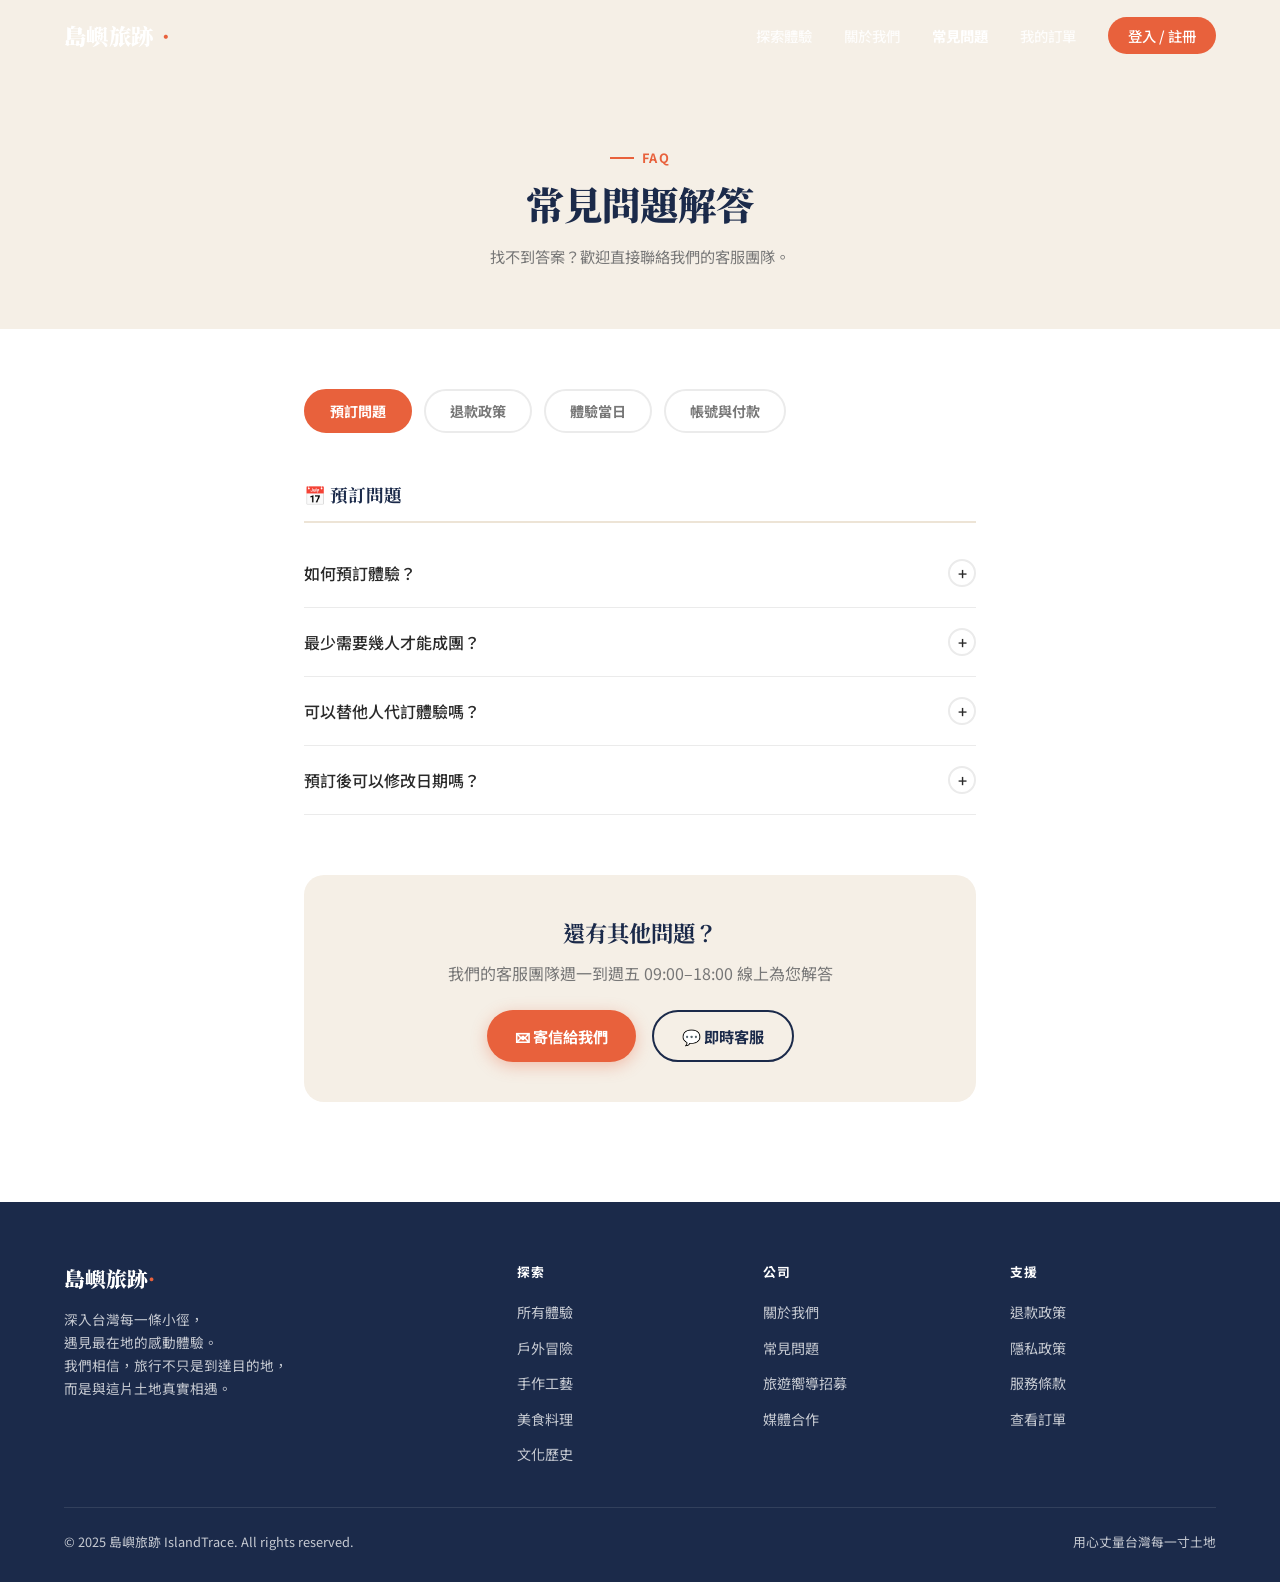
<file: faq.html>
<!DOCTYPE html>
<html lang="zh-TW">
<head>
  <meta charset="UTF-8">
  <meta name="viewport" content="width=device-width, initial-scale=1.0">
  <title>常見問題 — 島嶼旅跡</title>
  <link rel="stylesheet" href="./css/style.css">
  <style>
    .faq-hero {
      padding: 140px 5% 60px;
      background: var(--sand);
      text-align: center;
    }
    .faq-layout {
      max-width: 800px; margin: 0 auto;
      padding: 60px 5% 100px;
    }
    .faq-tabs {
      display: flex; gap: 12px; flex-wrap: wrap;
      margin-bottom: 48px;
    }
    .faq-tab {
      padding: 10px 24px; border-radius: 50px;
      border: 2px solid var(--gray-2);
      font-weight: 700; font-size: .88rem;
      cursor: pointer; background: var(--white);
      transition: all var(--transition);
      color: var(--gray-4);
    }
    .faq-tab.active {
      background: var(--coral); color: var(--white);
      border-color: var(--coral);
    }
    .faq-tab:hover:not(.active) {
      border-color: var(--coral); color: var(--coral);
    }
    .faq-group { display: none; }
    .faq-group.active { display: block; }
    .faq-group-title {
      font-family: var(--font-serif); font-size: 1.1rem; font-weight: 700;
      color: var(--navy); margin-bottom: 16px;
      padding-bottom: 12px; border-bottom: 2px solid var(--sand-dark);
    }
    .contact-box {
      background: var(--sand); padding: 40px;
      border-radius: var(--radius-lg); text-align: center;
      margin-top: 60px;
    }
    .contact-box h3 { font-family: var(--font-serif); font-size: 1.4rem; color: var(--navy); margin-bottom: 10px; }
    .contact-box p { color: var(--gray-4); margin-bottom: 24px; }
  </style>
</head>
<body>
<div id="nav-root"></div>

<section class="faq-hero">
  <div class="section-eyebrow" style="justify-content:center;">FAQ</div>
  <h1 class="section-title">常見問題解答</h1>
  <p class="section-sub" style="margin:0 auto;text-align:center;">找不到答案？歡迎直接聯絡我們的客服團隊。</p>
</section>

<div class="faq-layout">
  <div class="faq-tabs">
    <button class="faq-tab active" data-tab="booking">預訂問題</button>
    <button class="faq-tab" data-tab="refund">退款政策</button>
    <button class="faq-tab" data-tab="onday">體驗當日</button>
    <button class="faq-tab" data-tab="account">帳號與付款</button>
  </div>

  <!-- 預訂問題 -->
  <div class="faq-group active" id="faq-booking">
    <div class="faq-group-title">📅 預訂問題</div>
    <div class="accordion-item">
      <button class="accordion-btn">如何預訂體驗？<span class="accordion-icon">+</span></button>
      <div class="accordion-body">在體驗詳情頁選擇日期與人數，點擊「立刻預訂」後，填寫聯絡資料並完成付款即可。完成後系統會自動寄送確認 Email 到您的信箱，請注意查收。</div>
    </div>
    <div class="accordion-item">
      <button class="accordion-btn">最少需要幾人才能成團？<span class="accordion-icon">+</span></button>
      <div class="accordion-body">不同體驗的成團人數不同，一般最少 1 人即可報名。部分特殊體驗可能需要最少 2 人，詳細資訊請查看體驗頁面的說明。若人數不足，我們會提前 48 小時通知您。</div>
    </div>
    <div class="accordion-item">
      <button class="accordion-btn">可以替他人代訂體驗嗎？<span class="accordion-icon">+</span></button>
      <div class="accordion-body">可以！在填寫旅客資料時，請填入實際參與體驗的旅客資訊（姓名、電話），並在備註欄說明是代訂。確認通知將同時寄送給訂購人。</div>
    </div>
    <div class="accordion-item">
      <button class="accordion-btn">預訂後可以修改日期嗎？<span class="accordion-icon">+</span></button>
      <div class="accordion-body">體驗開始前 72 小時內可免費修改日期（視嚮導檔期而定）。請登入個人中心，在「訂單紀錄」中找到對應訂單，點選「修改」即可申請。逾期修改可能需要額外費用。</div>
    </div>
  </div>

  <!-- 退款政策 -->
  <div class="faq-group" id="faq-refund">
    <div class="faq-group-title">💳 退款政策</div>
    <div class="accordion-item">
      <button class="accordion-btn">如何申請退款？<span class="accordion-icon">+</span></button>
      <div class="accordion-body">登入後至「個人中心 → 訂單紀錄」，點擊「取消訂單」後依照流程操作。退款金額將於 5-7 個工作日退回原付款帳戶。</div>
    </div>
    <div class="accordion-item">
      <button class="accordion-btn">退款的時間規定是什麼？<span class="accordion-icon">+</span></button>
      <div class="accordion-body">
        我們採用彈性退款政策：<br><br>
        • 體驗前 7 天以上取消：全額退款<br>
        • 體驗前 3–7 天取消：退款 70%<br>
        • 體驗前 24–72 小時取消：退款 50%<br>
        • 體驗前 24 小時內取消：不予退款<br><br>
        若因嚮導原因取消，無論何時皆全額退款並另補贈優惠券。
      </div>
    </div>
    <div class="accordion-item">
      <button class="accordion-btn">遇到天氣不佳或不可抗力因素如何處理？<span class="accordion-icon">+</span></button>
      <div class="accordion-body">若因惡劣天氣、天然災害等不可抗力因素，嚮導有權取消或延期體驗，旅客可獲得全額退款或免費改期。我們建議您在出發前確認嚮導是否有發出提醒通知。</div>
    </div>
  </div>

  <!-- 體驗當日 -->
  <div class="faq-group" id="faq-onday">
    <div class="faq-group-title">🎒 體驗當日</div>
    <div class="accordion-item">
      <button class="accordion-btn">當天需要帶什麼？<span class="accordion-icon">+</span></button>
      <div class="accordion-body">每個體驗的建議攜帶物品都列在詳情頁「費用不包含」區塊中，請仔細確認。一般建議攜帶：舒適的服裝、換洗衣物（戶外體驗）、防曬用品、個人水壺，以及預訂確認截圖或 Email。</div>
    </div>
    <div class="accordion-item">
      <button class="accordion-btn">要如何找到集合地點？<span class="accordion-icon">+</span></button>
      <div class="accordion-body">預訂確認 Email 中會附有詳細的集合地點說明與 Google Maps 連結。體驗前一天嚮導也會透過系統傳送提醒訊息給您，並附上聯絡方式，若有疑問可直接與嚮導確認。</div>
    </div>
    <div class="accordion-item">
      <button class="accordion-btn">體驗過程中發生意外怎麼辦？<span class="accordion-icon">+</span></button>
      <div class="accordion-body">所有體驗均已投保旅遊責任險，每位旅客均有基本保障。嚮導皆接受過急救訓練，並備有基本急救設備。若發生緊急狀況，請立即告知嚮導，或撥打客服專線 0800-123-456。</div>
    </div>
    <div class="accordion-item">
      <button class="accordion-btn">可以帶小孩或銀髮族參加嗎？<span class="accordion-icon">+</span></button>
      <div class="accordion-body">各體驗有不同的年齡建議，請查看體驗詳情頁的「適合對象」說明。部分戶外冒險型體驗有年齡下限，而文化、手作、美食類體驗通常全年齡均可參加。如有疑問請預訂前先與嚮導確認。</div>
    </div>
  </div>

  <!-- 帳號與付款 -->
  <div class="faq-group" id="faq-account">
    <div class="faq-group-title">🔐 帳號與付款</div>
    <div class="accordion-item">
      <button class="accordion-btn">支援哪些付款方式？<span class="accordion-icon">+</span></button>
      <div class="accordion-body">目前支援：VISA / MasterCard 信用卡、LINE Pay、Apple Pay 和 Google Pay。所有付款均透過加密安全連線處理，我們不會儲存您的完整卡號資訊。</div>
    </div>
    <div class="accordion-item">
      <button class="accordion-btn">如何找回忘記的密碼？<span class="accordion-icon">+</span></button>
      <div class="accordion-body">在登入頁面點選「忘記密碼」，輸入註冊時使用的 Email，系統將發送密碼重設連結到您的信箱。若未收到請確認垃圾郵件匣，或聯絡客服協助處理。</div>
    </div>
  </div>

  <!-- Contact -->
  <div class="contact-box">
    <h3>還有其他問題？</h3>
    <p>我們的客服團隊週一到週五 09:00–18:00 線上為您解答</p>
    <div style="display:flex;gap:16px;justify-content:center;flex-wrap:wrap;">
      <a href="mailto:hello@islandtrace.tw" class="btn btn-primary">✉ 寄信給我們</a>
      <a href="#" class="btn btn-outline">💬 即時客服</a>
    </div>
  </div>
</div>

<div id="footer-root"></div>
<script src="./js/prevent-devtools.js"></script>
<script src="./js/shared.js"></script>
<script>
  document.getElementById('nav-root').innerHTML = renderNavbar('faq.html');
  document.getElementById('footer-root').innerHTML = renderFooter();
  initNavbar();
  document.getElementById('navbar').classList.remove('transparent');
  document.getElementById('navbar').classList.add('scrolled');

  // Tabs
  document.querySelectorAll('.faq-tab').forEach(tab => {
    tab.addEventListener('click', () => {
      document.querySelectorAll('.faq-tab').forEach(t => t.classList.remove('active'));
      document.querySelectorAll('.faq-group').forEach(g => g.classList.remove('active'));
      tab.classList.add('active');
      document.getElementById('faq-' + tab.dataset.tab).classList.add('active');
    });
  });

  // Accordion
  document.querySelectorAll('.accordion-btn').forEach(btn => {
    btn.addEventListener('click', () => {
      const body = btn.nextElementSibling;
      const isOpen = btn.classList.contains('active');
      // Close all in this group
      btn.closest('.faq-group').querySelectorAll('.accordion-btn').forEach(b => {
        b.classList.remove('active');
        b.nextElementSibling.style.maxHeight = '0';
        b.nextElementSibling.classList.remove('open');
      });
      if (!isOpen) {
        btn.classList.add('active');
        body.classList.add('open');
        body.style.maxHeight = body.scrollHeight + 'px';
      }
    });
  });
</script>
</body>
</html>
</file>
<file: css/style.css>
/* ============================================
   島嶼旅跡 IslandTrace — Shared Design System
   ============================================ */

@import url('https://fonts.googleapis.com/css2?family=Noto+Serif+TC:wght@400;700;900&family=Noto+Sans+TC:wght@300;400;500;700&display=swap');

:root {
  --navy:    #1B2A4A;
  --coral:   #E8613C;
  --coral-light: #F07B57;
  --sand:    #F5EFE6;
  --sand-dark: #EDE4D6;
  --green:   #4A7C59;
  --green-light: #EBF4EF;
  --white:   #FFFFFF;
  --gray-1:  #F8F8F6;
  --gray-2:  #EBEBEB;
  --gray-3:  #BBBBBB;
  --gray-4:  #777777;
  --text:    #2A2A2A;

  --font-serif: 'Noto Serif TC', serif;
  --font-sans:  'Noto Sans TC', sans-serif;

  --radius-sm: 6px;
  --radius-md: 12px;
  --radius-lg: 20px;
  --shadow-sm: 0 2px 8px rgba(27,42,74,.08);
  --shadow-md: 0 6px 24px rgba(27,42,74,.12);
  --shadow-lg: 0 16px 48px rgba(27,42,74,.18);

  --transition: 0.25s cubic-bezier(.4,0,.2,1);
}

*, *::before, *::after { box-sizing: border-box; margin: 0; padding: 0; }

html { scroll-behavior: smooth; }

body {
  font-family: var(--font-sans);
  color: var(--text);
  background: var(--white);
  line-height: 1.6;
  -webkit-font-smoothing: antialiased;
}

a { text-decoration: none; color: inherit; }
img { max-width: 100%; display: block; }
button { font-family: var(--font-sans); cursor: pointer; border: none; background: none; }

/* ─── NAVBAR ─── */
.navbar {
  position: fixed; top: 0; left: 0; right: 0; z-index: 1000;
  display: flex; align-items: center; justify-content: space-between;
  padding: 18px 5%;
  transition: background var(--transition), box-shadow var(--transition), padding var(--transition);
}
.navbar.transparent { background: transparent; }
.navbar.scrolled {
  background: var(--navy);
  box-shadow: 0 2px 16px rgba(0,0,0,.18);
  padding: 12px 5%;
}
.navbar__logo {
  font-family: var(--font-serif);
  font-size: 1.4rem; font-weight: 900;
  color: var(--white);
  display: flex; align-items: center; gap: 8px;
  letter-spacing: .02em;
}
.navbar__logo-dot { color: var(--coral); }
.navbar__links {
  display: flex; align-items: center; gap: 32px;
  list-style: none;
}
.navbar__links a {
  color: rgba(255,255,255,.85);
  font-size: .9rem; font-weight: 500;
  transition: color var(--transition);
  position: relative;
}
.navbar__links a::after {
  content: '';
  position: absolute; bottom: -4px; left: 0; right: 0;
  height: 2px; background: var(--coral);
  transform: scaleX(0); transform-origin: left;
  transition: transform var(--transition);
}
.navbar__links a:hover { color: var(--white); }
.navbar__links a:hover::after { transform: scaleX(1); }
.navbar__cta {
  background: var(--coral); color: var(--white)!important;
  padding: 8px 20px; border-radius: 50px;
  font-weight: 700; transition: background var(--transition), transform var(--transition)!important;
}
.navbar__cta:hover { background: var(--coral-light)!important; transform: translateY(-1px); }
.navbar__cta::after { display: none!important; }

/* ─── FOOTER ─── */
.footer {
  background: var(--navy);
  color: rgba(255,255,255,.75);
  padding: 60px 5% 30px;
}
.footer__grid {
  display: grid;
  grid-template-columns: 2fr 1fr 1fr 1fr;
  gap: 40px;
  padding-bottom: 40px;
  border-bottom: 1px solid rgba(255,255,255,.1);
}
.footer__brand-name {
  font-family: var(--font-serif);
  font-size: 1.3rem; font-weight: 900;
  color: var(--white); margin-bottom: 12px;
}
.footer__brand-name span { color: var(--coral); }
.footer__tagline { font-size: .85rem; line-height: 1.7; }
.footer__col-title {
  font-size: .8rem; font-weight: 700; color: var(--white);
  text-transform: uppercase; letter-spacing: .1em;
  margin-bottom: 16px;
}
.footer__col-links { list-style: none; display: flex; flex-direction: column; gap: 10px; }
.footer__col-links a {
  font-size: .88rem;
  transition: color var(--transition);
}
.footer__col-links a:hover { color: var(--coral); }
.footer__bottom {
  padding-top: 24px;
  display: flex; align-items: center; justify-content: space-between;
  font-size: .8rem;
}

/* ─── BUTTONS ─── */
.btn {
  display: inline-flex; align-items: center; justify-content: center; gap: 8px;
  padding: 12px 28px; border-radius: 50px;
  font-weight: 700; font-size: .95rem;
  transition: all var(--transition);
  cursor: pointer;
}
.btn-primary {
  background: var(--coral); color: var(--white);
  box-shadow: 0 4px 16px rgba(232,97,60,.35);
}
.btn-primary:hover { background: var(--coral-light); transform: translateY(-2px); box-shadow: 0 8px 24px rgba(232,97,60,.4); }
.btn-outline {
  border: 2px solid var(--navy); color: var(--navy); background: transparent;
}
.btn-outline:hover { background: var(--navy); color: var(--white); }
.btn-white {
  background: var(--white); color: var(--navy);
}
.btn-white:hover { background: var(--sand); }

/* ─── CARDS ─── */
.card {
  background: var(--white);
  border-radius: var(--radius-lg);
  overflow: hidden;
  box-shadow: var(--shadow-sm);
  transition: transform var(--transition), box-shadow var(--transition);
}
.card:hover { transform: translateY(-6px); box-shadow: var(--shadow-lg); }
.card__img { width: 100%; height: 220px; object-fit: cover; }
.card__body { padding: 18px 20px 22px; }
.card__tag {
  display: inline-block;
  background: var(--green-light); color: var(--green);
  font-size: .75rem; font-weight: 700;
  padding: 3px 10px; border-radius: 50px;
  margin-bottom: 8px;
}
.card__title { font-family: var(--font-serif); font-size: 1rem; font-weight: 700; margin-bottom: 6px; }
.card__meta { font-size: .82rem; color: var(--gray-4); margin-bottom: 10px; }
.card__footer { display: flex; align-items: center; justify-content: space-between; }
.card__price { font-family: var(--font-serif); font-size: 1.1rem; font-weight: 900; color: var(--coral); }
.card__price span { font-family: var(--font-sans); font-size: .78rem; font-weight: 400; color: var(--gray-4); }
.card__stars { color: #F5A623; font-size: .85rem; }
.card__heart {
  width: 34px; height: 34px; border-radius: 50%;
  background: rgba(255,255,255,.9);
  display: flex; align-items: center; justify-content: center;
  box-shadow: var(--shadow-sm);
  transition: background var(--transition), transform var(--transition);
  cursor: pointer; border: none;
  position: absolute; top: 12px; right: 12px;
  font-size: 1rem;
}
.card__heart:hover { transform: scale(1.15); }
.card__heart.active { color: var(--coral); }
.card__img-wrap { position: relative; }

/* ─── SECTION TITLES ─── */
.section-eyebrow {
  display: inline-flex; align-items: center; gap: 8px;
  font-size: .8rem; font-weight: 700; color: var(--coral);
  text-transform: uppercase; letter-spacing: .12em;
  margin-bottom: 12px;
}
.section-eyebrow::before {
  content: ''; width: 24px; height: 2px;
  background: var(--coral); display: block;
}
.section-title {
  font-family: var(--font-serif);
  font-size: clamp(1.6rem, 3vw, 2.4rem);
  font-weight: 900; line-height: 1.25;
  color: var(--navy);
  margin-bottom: 16px;
}
.section-sub { font-size: .95rem; color: var(--gray-4); max-width: 540px; }

/* ─── BREADCRUMB ─── */
.breadcrumb {
  display: flex; align-items: center; gap: 8px;
  font-size: .82rem; color: var(--gray-4);
  padding: 12px 0;
}
.breadcrumb a:hover { color: var(--coral); }
.breadcrumb-sep { color: var(--gray-3); }

/* ─── BADGE ─── */
.badge { display: inline-block; padding: 4px 12px; border-radius: 50px; font-size: .78rem; font-weight: 700; }
.badge-green { background: var(--green-light); color: var(--green); }
.badge-coral { background: #FEF0EB; color: var(--coral); }
.badge-navy { background: rgba(27,42,74,.08); color: var(--navy); }

/* ─── PROGRESS STEPS ─── */
.progress-steps {
  display: flex; align-items: center; justify-content: center;
  gap: 0; margin-bottom: 40px;
}
.step-item {
  display: flex; flex-direction: column; align-items: center; gap: 8px;
  position: relative;
}
.step-item:not(:last-child)::after {
  content: '';
  position: absolute; top: 20px; left: calc(50% + 20px);
  width: calc(100% + 10px); height: 2px;
  background: var(--gray-2);
}
.step-item.done:not(:last-child)::after,
.step-item.active:not(:last-child)::after { background: var(--coral); }
.step-circle {
  width: 40px; height: 40px; border-radius: 50%;
  display: flex; align-items: center; justify-content: center;
  font-weight: 700; font-size: .9rem;
  background: var(--gray-2); color: var(--gray-4);
  transition: all var(--transition);
  z-index: 1;
}
.step-item.active .step-circle { background: var(--coral); color: var(--white); }
.step-item.done .step-circle { background: var(--green); color: var(--white); }
.step-label { font-size: .78rem; font-weight: 500; color: var(--gray-4); white-space: nowrap; }
.step-item.active .step-label { color: var(--coral); font-weight: 700; }
.step-item.done .step-label { color: var(--green); }
.steps-wrapper { display: flex; align-items: center; gap: 60px; }

/* ─── PAGE LAYOUT ─── */
.page-wrapper { padding-top: 80px; min-height: 100vh; }
.container { max-width: 1200px; margin: 0 auto; padding: 0 5%; }
.section { padding: 80px 5%; }
.section-sand { background: var(--sand); }

/* ─── FORM ELEMENTS ─── */
.form-group { display: flex; flex-direction: column; gap: 6px; margin-bottom: 20px; }
.form-label { font-size: .85rem; font-weight: 700; color: var(--navy); }
.form-input, .form-select, .form-textarea {
  width: 100%;
  padding: 12px 16px;
  border: 2px solid var(--gray-2);
  border-radius: var(--radius-md);
  font-family: var(--font-sans); font-size: .95rem;
  transition: border-color var(--transition), box-shadow var(--transition);
  outline: none;
  background: var(--white);
}
.form-input:focus, .form-select:focus, .form-textarea:focus {
  border-color: var(--coral);
  box-shadow: 0 0 0 3px rgba(232,97,60,.12);
}
.form-input.error, .form-select.error { border-color: #E53E3E; }
.form-error { font-size: .8rem; color: #E53E3E; display: none; }
.form-error.show { display: block; }

/* ─── MODAL ─── */
.modal-overlay {
  position: fixed; inset: 0; z-index: 2000;
  background: rgba(0,0,0,.5); backdrop-filter: blur(4px);
  display: flex; align-items: center; justify-content: center;
  opacity: 0; pointer-events: none;
  transition: opacity var(--transition);
}
.modal-overlay.open { opacity: 1; pointer-events: auto; }
.modal {
  background: var(--white); border-radius: var(--radius-lg);
  padding: 40px; max-width: 420px; width: 90%;
  transform: translateY(20px) scale(.97);
  transition: transform var(--transition);
  box-shadow: var(--shadow-lg);
}
.modal-overlay.open .modal { transform: none; }

/* ─── ACCORDION ─── */
.accordion-item { border-bottom: 1px solid var(--gray-2); }
.accordion-btn {
  width: 100%; text-align: left;
  display: flex; align-items: center; justify-content: space-between;
  padding: 20px 0; font-size: 1rem; font-weight: 500;
  background: none; border: none; cursor: pointer;
  color: var(--text);
  transition: color var(--transition);
}
.accordion-btn:hover { color: var(--coral); }
.accordion-icon {
  width: 28px; height: 28px; border-radius: 50%;
  border: 2px solid var(--gray-2);
  display: flex; align-items: center; justify-content: center;
  font-size: 1rem; flex-shrink: 0;
  transition: all var(--transition);
}
.accordion-btn.active .accordion-icon {
  background: var(--coral); border-color: var(--coral); color: var(--white); transform: rotate(45deg);
}
.accordion-body {
  max-height: 0; overflow: hidden;
  transition: max-height .4s cubic-bezier(.4,0,.2,1), padding var(--transition);
  padding: 0 0;
  font-size: .92rem; line-height: 1.75; color: var(--gray-4);
}
.accordion-body.open { padding-bottom: 20px; }

/* ─── UTILITIES ─── */
.text-coral { color: var(--coral); }
.text-navy { color: var(--navy); }
.text-green { color: var(--green); }
.text-gray { color: var(--gray-4); }
.font-serif { font-family: var(--font-serif); }
.fw-900 { font-weight: 900; }
.mb-4 { margin-bottom: 4px; }
.mb-8 { margin-bottom: 8px; }
.mb-16 { margin-bottom: 16px; }
.mb-24 { margin-bottom: 24px; }
.mb-40 { margin-bottom: 40px; }
.mt-24 { margin-top: 24px; }
.text-center { text-align: center; }
.grid-2 { display: grid; grid-template-columns: 1fr 1fr; gap: 24px; }
.grid-3 { display: grid; grid-template-columns: repeat(3,1fr); gap: 24px; }
.grid-4 { display: grid; grid-template-columns: repeat(4,1fr); gap: 24px; }
.flex-between { display: flex; align-items: center; justify-content: space-between; }
.flex-center { display: flex; align-items: center; justify-content: center; }
.flex-col { display: flex; flex-direction: column; }
.gap-8 { gap: 8px; }
.gap-16 { gap: 16px; }
.gap-24 { gap: 24px; }

@media (max-width: 768px) {
  .grid-4 { grid-template-columns: repeat(2,1fr); }
  .grid-3 { grid-template-columns: repeat(2,1fr); }
  .grid-2 { grid-template-columns: 1fr; }
  .footer__grid { grid-template-columns: 1fr 1fr; }
  .navbar__links { display: none; }
}
@media (max-width: 480px) {
  .grid-4, .grid-3 { grid-template-columns: 1fr; }
}
</file>
